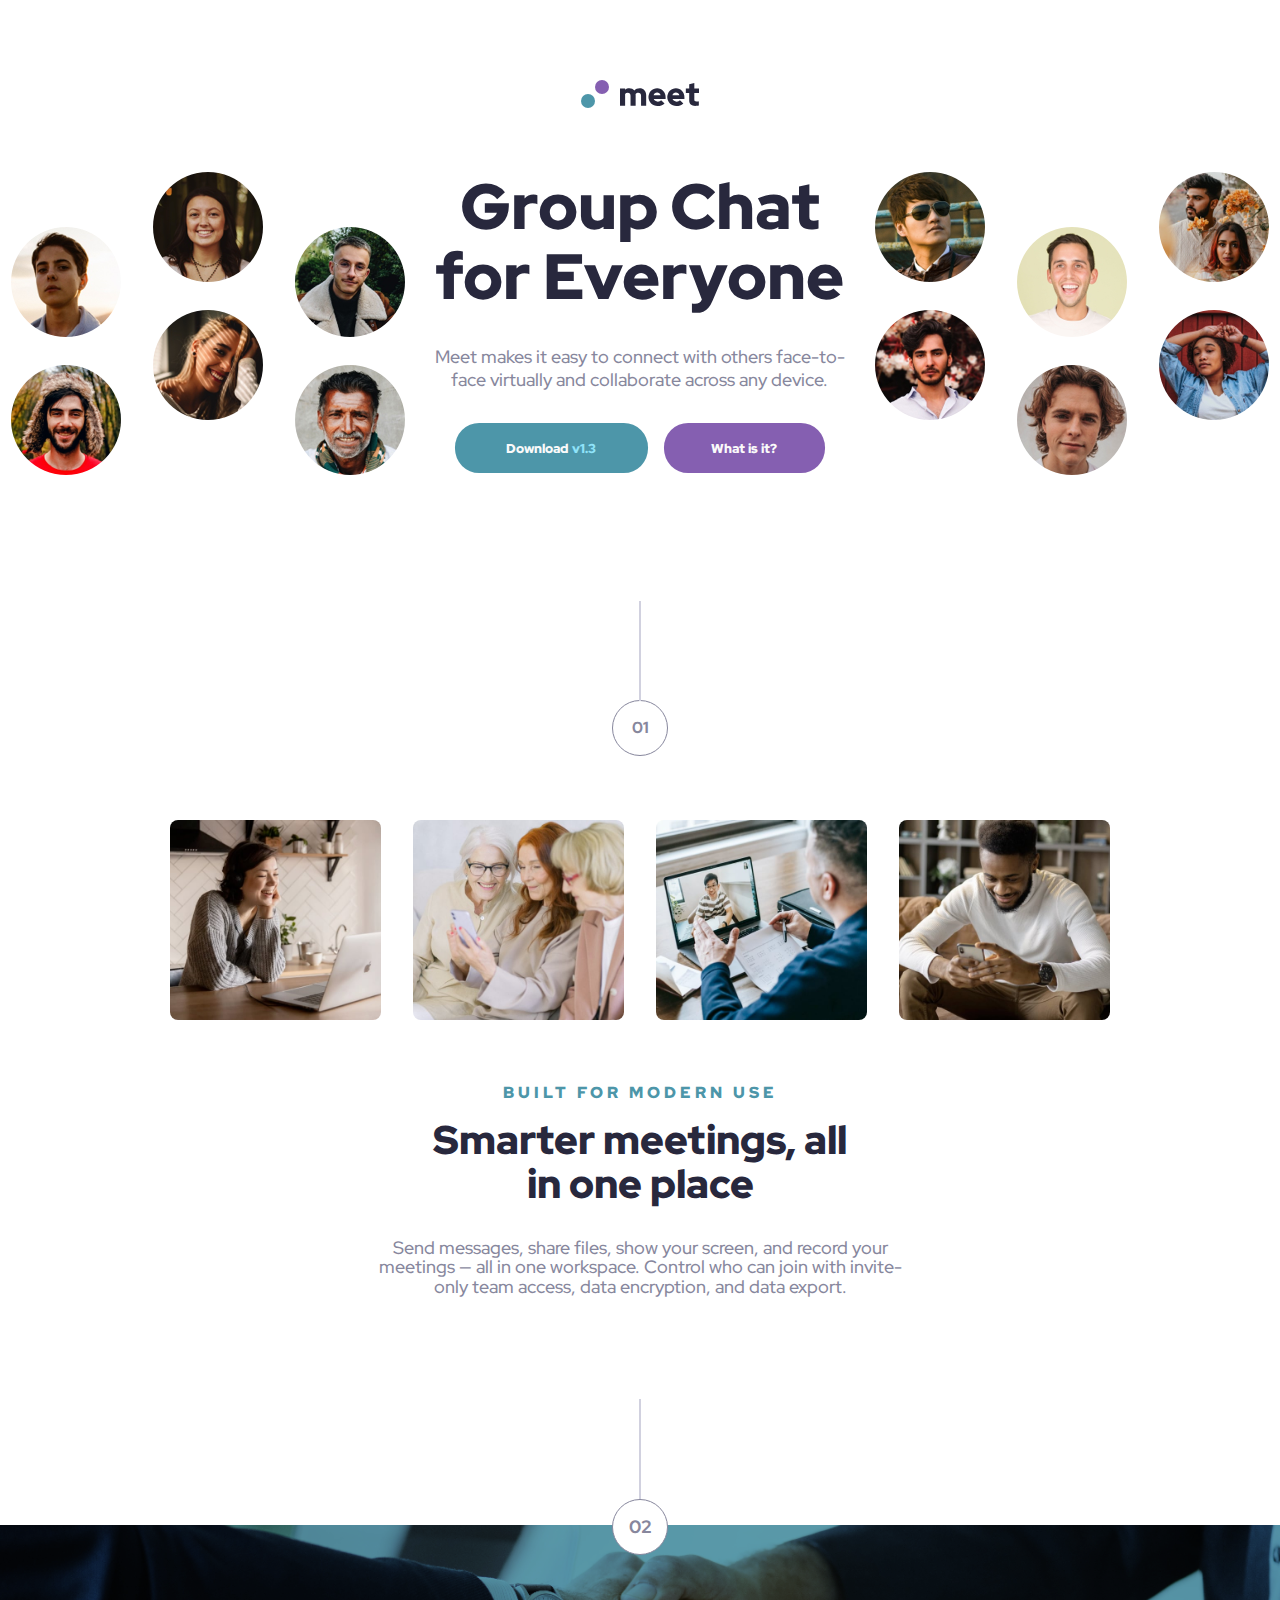
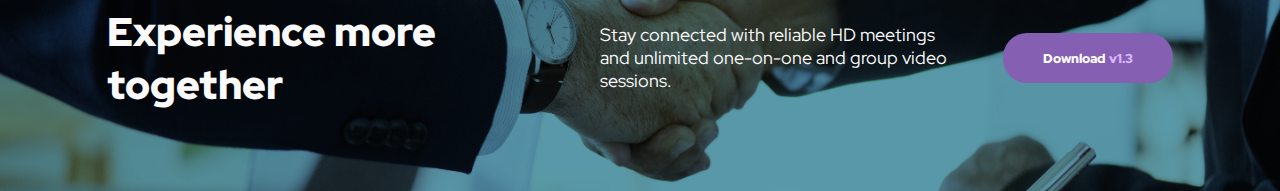
<file: index.html>
<!DOCTYPE html>
<html lang="en">
<head>
  <meta charset="UTF-8">
  <meta name="viewport" content="width=device-width, initial-scale=1.0">
  <meta name="description" content="Frontendmentor Meet Landing Page">

  <link rel="icon" type="image/png" sizes="32x32" href="./assets/favicon-32x32.png">
  <link rel="stylesheet" type="text/css" href="style.css">
  
  <title>Frontend Mentor | Meet landing page</title>
</head>
<body>
  <main>
    <header>
      <img src="./assets/logo.svg" alt="logo">
    </header>

    <div class="intro">
      <div>
          <img src="./assets/desktop/image-hero-left.png" alt="Portraits of People">
      </div>
      <section class="intro-brief">

        <h1>Group Chat for Everyone</h1>
        <p>
          Meet makes it easy to connect with others face-to-face virtually and collaborate across any device.
        </p>

        <div class="intro-btns">
          <button class="intro-download-btn">Download <span class="version">v1.3</span></button>
          <button class="intro-question-btn">What is it?</button>
        </div>

      </section>
      <div>
        <img src="./assets/desktop/image-hero-right.png" alt="portraits of people">
      </div>
    </div>

    <div class="meet-detail">

      <hr>
      <div>
        <p class="zero-one-circle">01</p>
      </div>

      <div>
        <img class="meet-detail-image" src="./assets/desktop/image-woman-in-videocall.jpg" alt="image of woman in video call">
        <img class="meet-detail-image" src="./assets/desktop/image-women-videochatting.jpg" alt="image of women in video chatting">
        <img class="meet-detail-image" src="./assets/desktop/image-men-in-meeting.jpg" alt="image of men in meeting">
        <img class="meet-detail-image" src="./assets/desktop/image-man-texting.jpg" alt="image of man texting">
      </div>

      <section class="meet-detail-text">

        <h2>Built for modern use</h2>
        <p>Smarter meetings, all in one place</p>
        <p>Send messages, share files, show your screen, and record your meetings — all in one 
        workspace. Control who can join with invite-only team access, data encryption, and data export.</p>
        
      </section>

    </div>

    <footer>

      <hr>
      <div>
        <p class="zero-two-circle">02</p>
      </div>
      
      <div>
        <section>
          <h1>Experience more together</h1>
          <p>Stay connected with reliable HD meetings and unlimited one-on-one and group video sessions.</p>
          <div><button>Download <span>v1.3</span></button></div>
        </section>
      </div>
      
    </footer>

  </main>

</body>
</html>
</file>
<file: style.css>
@import url('https://fonts.googleapis.com/css2?family=Red+Hat+Display:wght@300..900&display=swap');                 

*{
	padding: 0;
	margin: 0;
	box-sizing: border-box;
	font-family: "Red Hat Display", sans-serif;
}

:root{
	--purple-600: #855FB1;
	--white: #FAFAFA;
	--cyan-600: #4D96A9;
	--oneTen: 110%;
	--black-900: 900;
	--medium-500: 500;
}

header{
	display: flex;
	justify-content: center;
    padding-top: 5em;
}

.intro{
	padding: 4em 0em;
	display: grid;
    grid-template-rows: 1fr;
    grid-template-columns: repeat(3, 1fr);
    justify-items: center;
}

.intro img{
	width:100%;
}

.intro-brief h1{
	font-size: 4rem;
    line-height: var(--oneTen);
    text-align: center;
    color: #28283D;
    font-weight: var(--black-900);
}

.intro-brief{
	display: flex;
    flex-direction: column;
    gap: 2em;
    align-items: center;
}

.intro-brief p{
	text-align: center;
	font-weight: var(--medium-500);
    font-size: 1.125rem;
    color: #87879D;
    max-width: 410px;
}

button{
	padding: 1.2em 3em;
    border-radius: 1.8125em;
    border: none;
    font-weight: var(--black-900);
}

.intro-btns{
	display: flex;
    justify-content: center;
    gap: 1em;
}

.intro-question-btn{
	background: var(--purple-600);
	color: var(--white);
	transition-duration: 0.8s;
	width: 161px;
}

.intro-download-btn{
	color: var(--white);
	background: #4D96A9;
	display: flex;
    gap: 4px;
    transition-duration: 0.8s;
    width: 193px;
    justify-content: center;
}

.version{
	color:#8FE3F9;
}

.intro-download-btn:hover{
	background: #71C0D4;
	cursor: pointer;
}

.intro-question-btn:hover{
	background: #B18BDD;
	cursor: pointer;
}

hr{
	width: 100px;
    transform: rotate(90deg);
    transform-origin: left;
    border: 1px solid #D1D1DF;
    text-align: center;
    margin-left: 50%;
}

.zero-one-circle{
	width: 56px;
    height: 56px;
    border-radius: 2em;
    display: flex;
    align-items: center;
    justify-content: center;
    color: #87879D;
    border: 1px solid;
    font-weight: 800;
}

.meet-detail{
	padding: 0em 5em;
	padding-bottom: 4.5em;
    padding-top: 3.5em;
}

.meet-detail div:nth-of-type(1){
	display: flex;
    justify-content: center;
    margin-top: 6.1em;
}

.meet-detail-image{
	width:20%;
	border-radius: .5em;
	transition: ease-out 0.5s;
}

.meet-detail-image:hover{
	transition: linear 0.5s;
  	transform: scale(1.05) translateX(0.1875rem);
  	filter: saturate(2);
}

.meet-detail div:nth-of-type(2){
    margin: 4em 2em;
    display: flex;
    justify-content: center;
    gap: 2em;
}

h2{
	font-size: 1rem;
	color: var(--cyan-600);
	text-transform: uppercase;
    font-weight: var(--black-900);
    letter-spacing: 4px;
    line-height: var(--oneTen);
}

.meet-detail-text{
	text-align: center;
    display: flex;
    flex-direction: column;
    justify-content: center;
    align-items: center;
}

.meet-detail-text p:nth-of-type(1){
	font-size: 2.5rem;
    font-weight: var(--black-900);
    line-height: var(--oneTen);
    max-width: 445px;
    margin-top: 16px;
    color: #28283D;

}

.meet-detail-text p:nth-of-type(2){
	font-size: 1.125rem;
    color: #87879D;
    line-height: var(--oneTen);
    max-width: 544px;
    margin-top: 32px;
    font-weight: var(--medium-500);
}

.zero-two-circle{
	width: 56px;
    height: 56px;
    border-radius: 2em;
    display: flex;
    align-items: center;
    justify-content: center;
    color: #87879D;
    border: 1px solid;
    font-weight: 800;
    background: white;
}

footer div:nth-child(2){
	display: flex;
    justify-content: center;
    margin-top: 6.1em;
    position: relative;
    top: 30px;
}

footer h1{
	font-size: 2.5rem;
	max-width: 445px;
	color: var(--white);
	font-weight: var(--black-900);
}

footer p{
    max-width: 355px;
    text-align: left;
    font-size: 1.125rem;
    color: var(--white);
}

footer button{
	background: var(--purple-600);
	color: var(--white);
	display: flex;
    gap: 4px;
    transition-duration: 0.8s;
}

footer span{
	color: #D9B8FF;
}

footer section{
	display: flex;
    align-items: center;
    justify-content: center;
    gap: 3em;
}

footer div:nth-of-type(2){
	background: url("./assets/desktop/image-footer.jpeg") #5999A9;
	background-size: cover;
    background-repeat: no-repeat;
    background-position: center;
	background-blend-mode: multiply;
	padding: 5em 0em;
}

footer hr{
	position: relative;
    top: 29.5px;
}

footer button:hover{
	background: #B18BDD;
}

button:focus{
	box-shadow: 1px 1px 10px 0px black;
	outline: grey;

}

@media only screen and (max-width: 1440px){

	.intro-brief {
		width: 448.3px;
    	align-items: center;
	}

	.meet-detail-text p:nth-of-type(1) {
		max-width: 440px;
	}

}

@media only screen and (max-width: 1200px){

	.intro{
		grid-template-columns: 1fr 1fr;
    	grid-template-rows: 1fr 1fr;
	}

	.intro-brief{
		grid-column: 1 / 3;
    	grid-row: 2;
	}

	footer h1 {
	    max-width: 332px;
	}

}

@media only screen and (min-width:767px) and (max-width: 991px){

	.intro-brief{
		max-width: 448.3px;
		padding: 0em 1em;
		gap:1.5em;
		margin-top: 3.75em;
	}

	.meet-detail{
		padding: 0em 2em;
	    padding-bottom: 4em;
	    padding-top: 3.5em;
	}

	footer section{
		flex-direction: column;
    	gap: 1.5em;
	}

	footer h1{
		max-width: unset;
	}

	footer p{
		max-width: 555px;
    	text-align: center;
	}

	footer div:nth-of-type(2) {
		padding: 4em 2em;
	}

}

@media only screen and (max-width:768px){
	
	.intro-brief{
		align-items: center;
		margin-top: unset;
	}

	.intro-brief h1 {
		font-size: 3rem;
    	max-width: 340px;
	}

	.intro-brief p{
		max-width: 400px;
	    font-size: 1rem;
	    font-weight: var(--medium-500);
	}

	.intro-btn{
		flex-direction: column;
	}

	.intro{
		padding: 2em 0em;
		row-gap: 4.5em;
	}

	.meet-detail div:nth-of-type(2){
		flex-wrap: wrap;
	}

	h2{
		font-size: 0.875rem;
	}

	.meet-detail-image{
		flex: 0 0 40%;
	}

	.meet-detail-text p:nth-of-type(1) {
		font-size: 2.25rem;
    	max-width: 415px;
	}

	.meet-detail-text p:nth-of-type(2) {
		font-size: 1rem;
    	max-width: 504px;
	}

    footer section {
	    flex-direction: column;
	    gap: 1.5em;
    }

	footer h1 {
        max-width: 520px;
        text-align: center;
        font-size: 2.25rem;
    }

    footer p {
        font-size: 1rem;
    	max-width: 504px;
        text-align: center;
    }

}

@media only screen and (max-width: 450px){

	.intro-brief{
		max-width: 305px;
		gap:1.5em;
	}

	.intro-brief h1{
		font-size: 2.5rem;
		width: 260px;
	}

	.intro-btns{
		flex-direction: column;
		align-items: center;
	}

	.intro{
		grid-template-columns: unset;
	    grid-template-rows: auto auto;
	    row-gap: 48px;

    	padding-top: 64px;
    	padding-bottom: 32px;
	}

	.meet-detail{
		padding-left: 32px;
    	padding-right: 32px;
    	padding-top: 32px;
    	padding-bottom: 64px;
	}

	h2{
		font-size: 0.75rem;
	}

	.meet-detail div:nth-of-type(2) {
		display: grid;
	    grid-template-rows: auto auto;
	    grid-template-columns: auto auto;
	    gap: 16px;
	    width: 311px;
	    margin-left: auto;
        margin-right: auto;
	}

	.meet-detail-image{
		min-width: 147.5px;
	}

	.meet-detail-text p:nth-of-type(1) {
		font-size: 2rem;
	}

	.meet-detail-text p:nth-of-type(2) {
		font-size: 1rem;
	}

	footer div:nth-of-type(2) {
		padding: 4em 2em;
	}

	footer section{
		max-width: 311px;
    	margin: 0 auto;
	}

	footer h1{
		font-size: 2rem;
	}

	footer p{
		font-weight: var(--medium-500);
    	font-size: 1rem;
    	max-width: 300px;
	}

}
</file>
